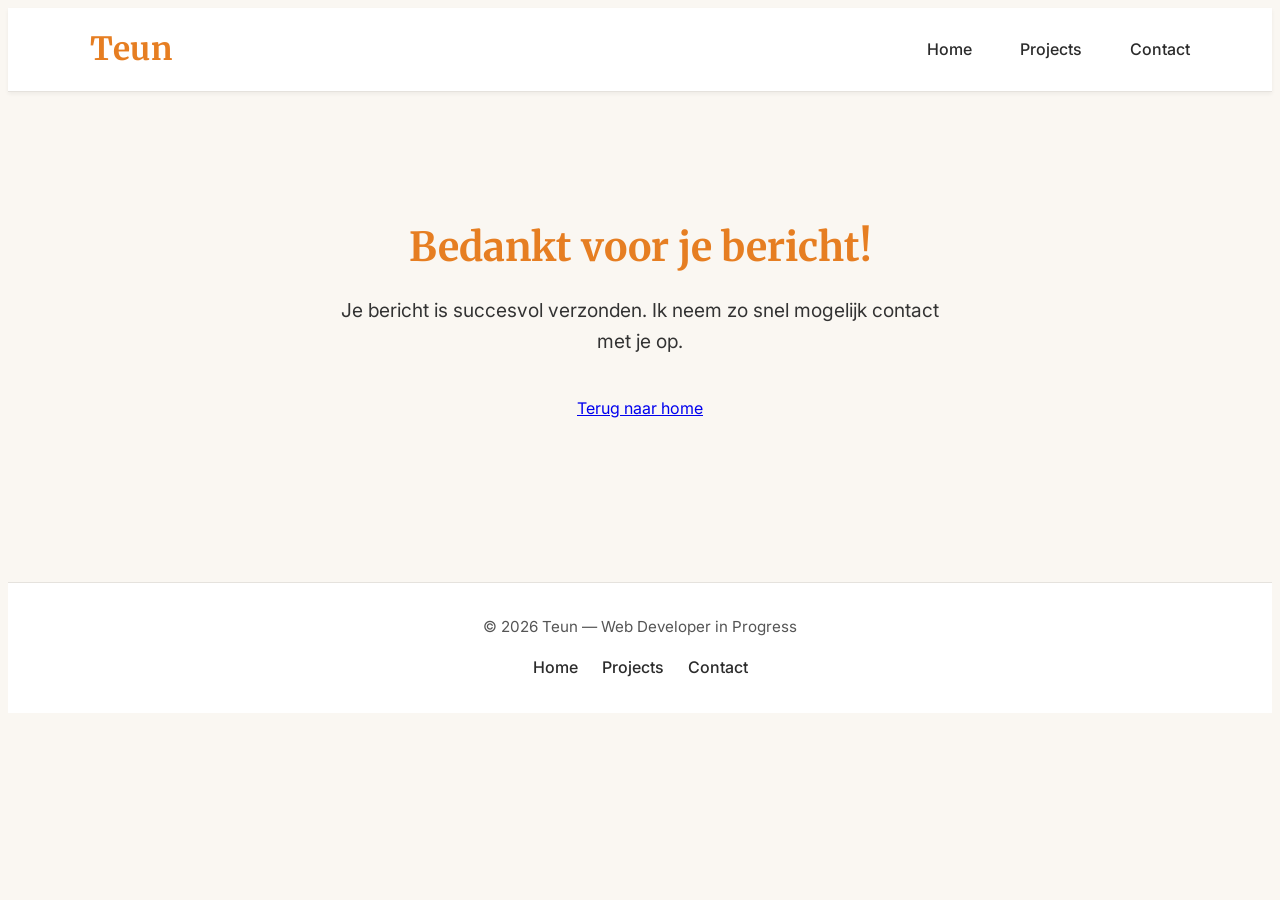
<file: bedankt.html>
<!DOCTYPE html>
<html lang="nl">
<head>
    <meta charset="UTF-8">
    <meta name="viewport" content="width=device-width, initial-scale=1.0">
    <title>Bedankt — Teun</title>
    <link rel="stylesheet" href="./css/style.css">
</head>

<body>

<header class="site-header">
    <div class="container nav-container">
        <div class="logo">Teun</div>

        <nav class="main-nav">
            <ul>
                <li><a href="index.html">Home</a></li>
                <li><a href="projects.html">Projects</a></li>
                <li><a href="contact.html">Contact</a></li>
            </ul>
        </nav>
    </div>
</header>

<main class="bedankt-page">
    <div class="container">
        <h1>Bedankt voor je bericht!</h1>
        <p class="bedankt-intro">
            Je bericht is succesvol verzonden.  
            Ik neem zo snel mogelijk contact met je op.
        </p>

        <a href="index.html" class="cta">Terug naar home</a>
    </div>
</main>

<footer class="site-footer">
    <div class="container footer-content">
        <p>© 2026 Teun — Web Developer in Progress</p>
        <nav class="footer-nav">
            <a href="index.html">Home</a>
            <a href="projects.html">Projects</a>
            <a href="contact.html">Contact</a>
        </nav>
    </div>
</footer>

</body>
</html>
</file>
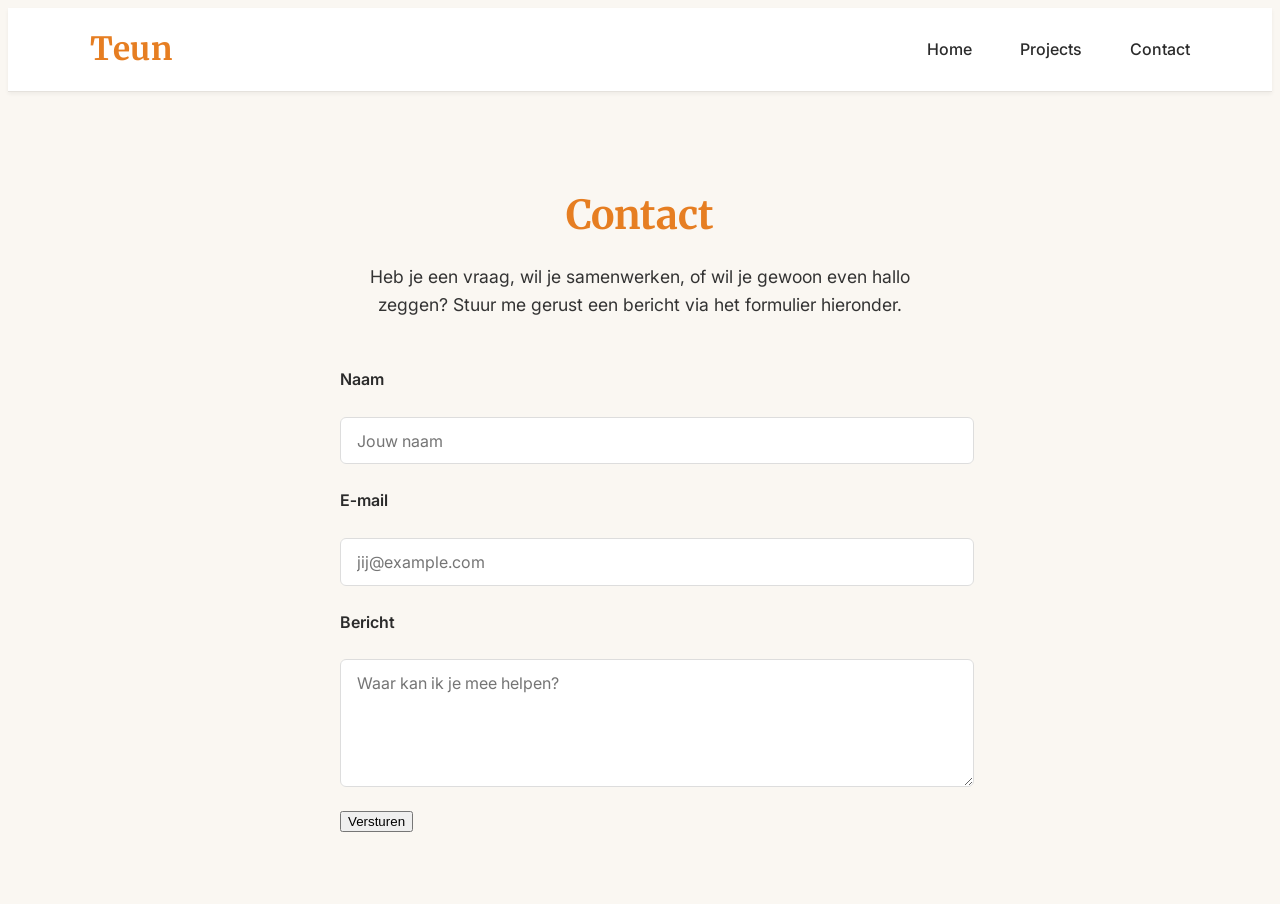
<file: contact.html>
<!DOCTYPE html>
<html lang="nl">
<head>
    <meta charset="UTF-8">
    <meta name="viewport" content="width=device-width, initial-scale=1.0">
    <title>Contact — Teun</title>
    <link rel="stylesheet" href="./css/style.css">
</head>

<body>

<header class="site-header">
    <div class="container nav-container">
        <div class="logo">Teun</div>

        <nav class="main-nav">
            <ul>
                <li><a href="index.html">Home</a></li>
                <li><a href="projects.html">Projects</a></li>
                <li><a href="contact.html">Contact</a></li>
            </ul>
        </nav>
    </div>
</header>

<main class="contact-page">
    <div class="container">

        <h1>Contact</h1>
        <p class="contact-intro">
            Heb je een vraag, wil je samenwerken, of wil je gewoon even hallo zeggen?  
            Stuur me gerust een bericht via het formulier hieronder.
        </p>

        <form class="contact-form" action="https://formsubmit.co/tlj.kersten@gmail.com" method="POST">

            <label for="name">Naam</label>
            <input type="text" id="name" name="name" placeholder="Jouw naam">

            <label for="email">E‑mail</label>
            <input type="email" id="email" name="email" placeholder="jij@example.com">

            <label for="message">Bericht</label>
            <textarea id="message" name="message" rows="5" placeholder="Waar kan ik je mee helpen?"></textarea>

            <button type="submit" class="cta">Versturen</button>
            <input type="hidden" name="_captcha" value="false">
<input type="hidden" name="_template" value="table">
<input type="hidden" name="_next" value="https://teun-kersten.github.io/portfolio/bedankt.html">


        </form>

    </div>
</main>

</body>
</html>
</file>
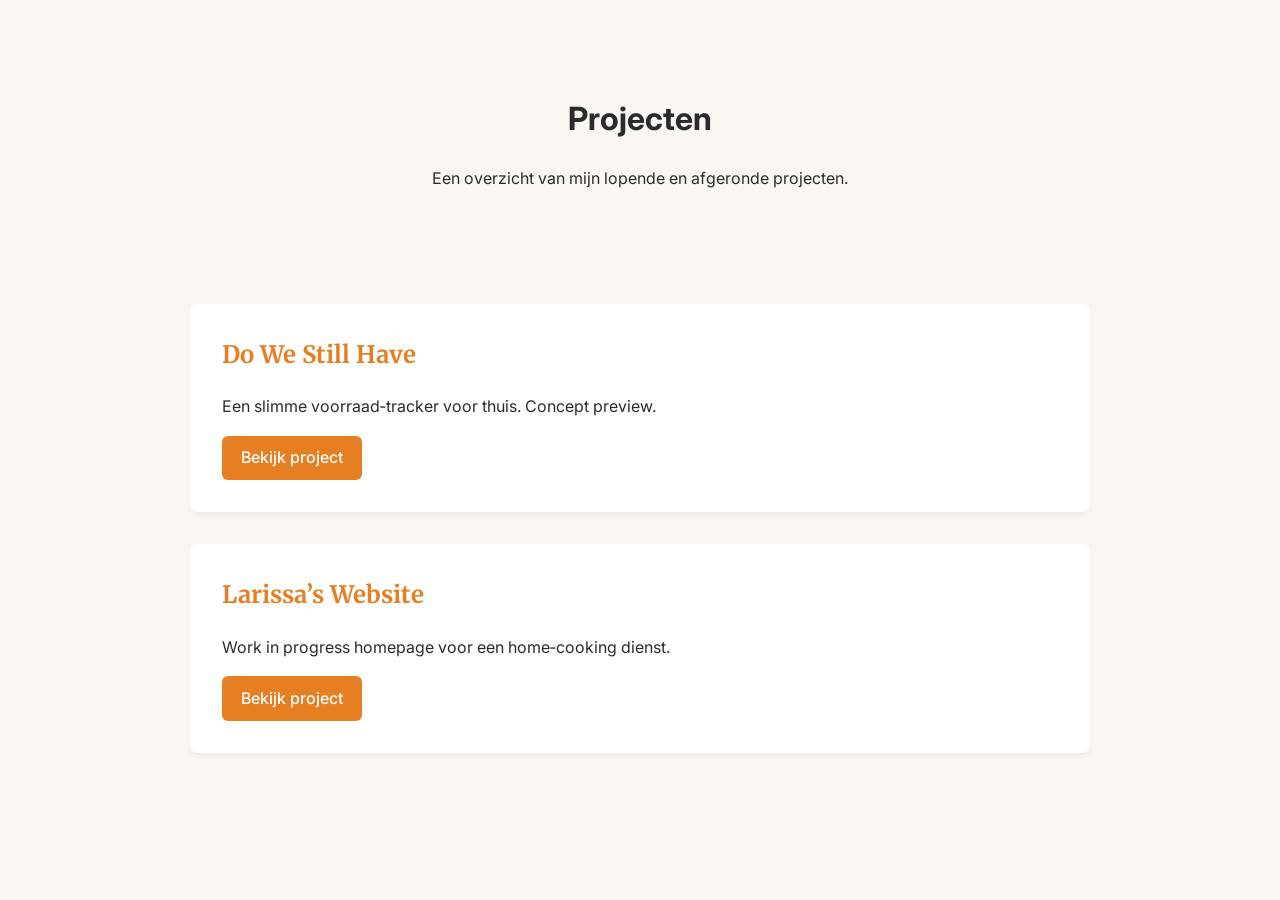
<file: projects.html>
<!DOCTYPE html>
<html lang="nl">
<head>
    <meta charset="UTF-8">
    <meta name="viewport" content="width=device-width, initial-scale=1.0">
    <title>Mijn Projecten</title>
    <link rel="stylesheet" href="./css/style.css">
</head>

<body>

<header class="projects-header">
    <h1>Projecten</h1>
    <p>Een overzicht van mijn lopende en afgeronde projecten.</p>
</header>

<main class="projects-list">

    <section class="project-card">
        <h2>Do We Still Have</h2>
        <p>Een slimme voorraad‑tracker voor thuis. Concept preview.</p>
        <a href="./projects/project2.html" class="cta">Bekijk project</a>
    </section>

    <section class="project-card">
        <h2>Larissa’s Website</h2>
        <p>Work in progress homepage voor een home‑cooking dienst.</p>
        <a href="file:///D:/Users/Gebruiker/Documents/projects/home_cooking/index" class="cta">Bekijk project</a>
    </section>

</main>

</body>
</html>
</file>
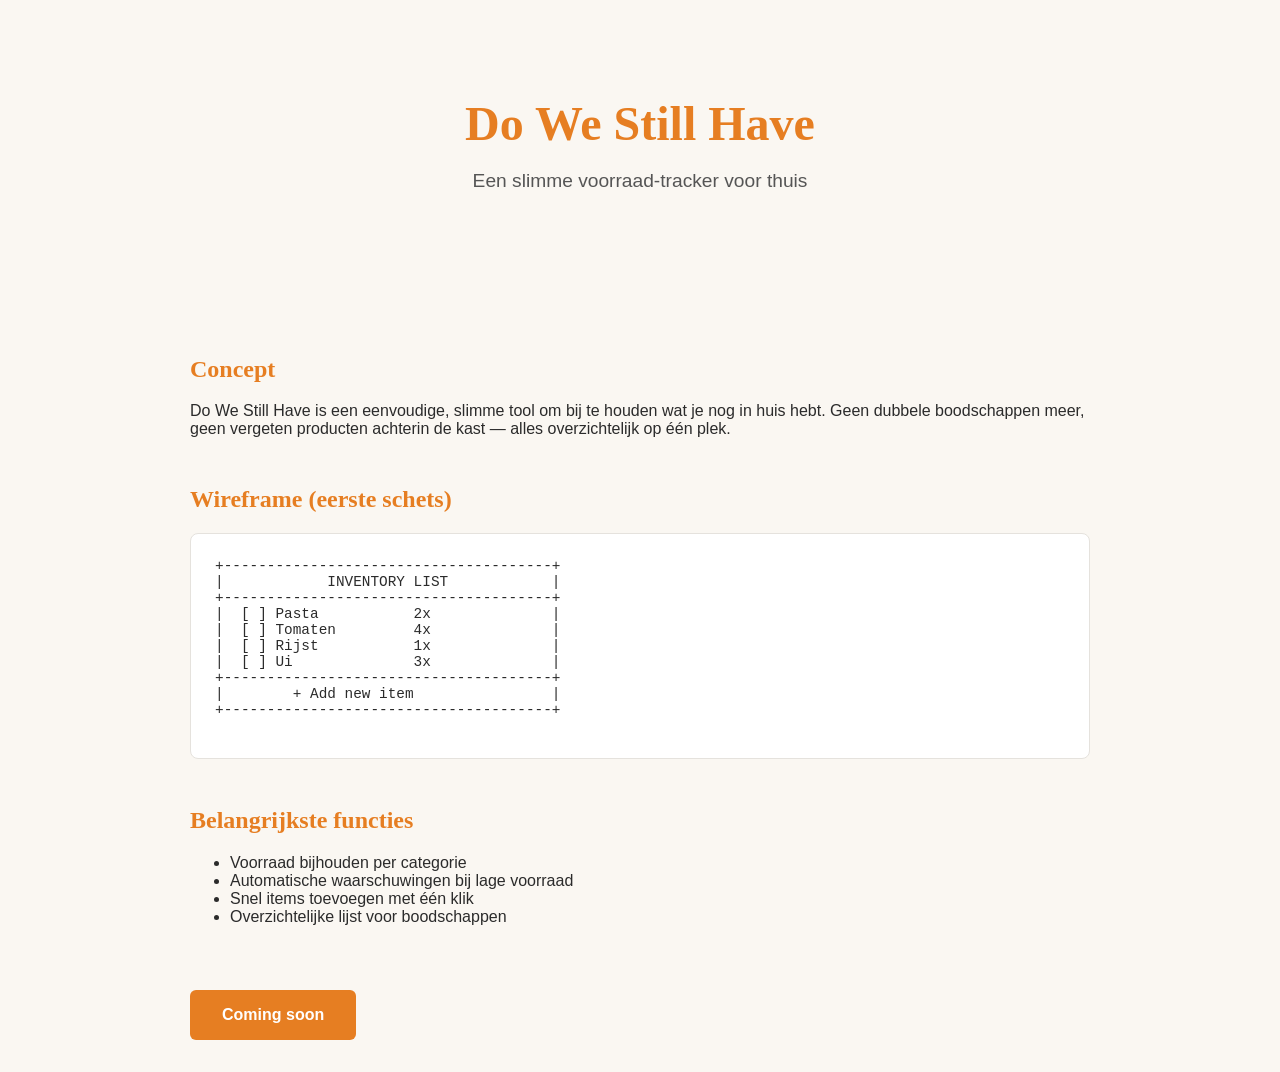
<file: projects/project2.html>
<!DOCTYPE html>
<html lang="nl">
<head>
    <meta charset="UTF-8">
    <meta name="viewport" content="width=device-width, initial-scale=1.0">
    <title>Do We Still Have — Concept Preview</title>
    <link rel="stylesheet" href="../css/projects.css">
</head>

<body>

    <header class="project-header">
        <h1>Do We Still Have</h1>
        <p class="tagline">Een slimme voorraad‑tracker voor thuis</p>
    </header>

    <main class="project-content">

        <section class="concept">
            <h2>Concept</h2>
            <p>Do We Still Have is een eenvoudige, slimme tool om bij te houden wat je nog in huis hebt. 
            Geen dubbele boodschappen meer, geen vergeten producten achterin de kast — alles overzichtelijk op één plek.</p>
        </section>

        <section class="wireframe">
            <h2>Wireframe (eerste schets)</h2>
            <pre>
+--------------------------------------+
|            INVENTORY LIST            |
+--------------------------------------+
|  [ ] Pasta           2x              |
|  [ ] Tomaten         4x              |
|  [ ] Rijst           1x              |
|  [ ] Ui              3x              |
+--------------------------------------+
|        + Add new item                |
+--------------------------------------+
            </pre>
        </section>

        <section class="features">
            <h2>Belangrijkste functies</h2>
            <ul>
                <li>Voorraad bijhouden per categorie</li>
                <li>Automatische waarschuwingen bij lage voorraad</li>
                <li>Snel items toevoegen met één klik</li>
                <li>Overzichtelijke lijst voor boodschappen</li>
            </ul>
        </section>

        <div class="coming-soon">Coming soon</div>

    </main>

</body>
</html>
</file>
<file: css/style.css>
/* -----------------
    BASIS
    ------------------ */

@import url('https://fonts.googleapis.com/css2?family=Inter:wght@300;400;500;600&family=Merriweather:wght@300;400;700&display=swap');

@keyframes fadeIn {
    to {
        opacity: 1;
    }
}

body {
    font-family: 'Inter', sans-serif;
    color: #2b2b2b;
    background-color: #faf7f2;
    line-height: 1.6;
    opacity: 0;
    animation: fadeIn 0.6s ease forwards;
}

.container {
    max-width: 1100px;
    margin: 0 auto;
    padding: 0 1.5rem;
}

/* -----------------
    HEADER & NAVIGATIE
    ------------------ */

.site-header {
    background-color: #fff;
    border-bottom: 1px solid #e5e2dd;
    padding: 1rem 0;
    box-shadow: 0 2px 4px rgba(0, 0, 0, 0.05);
}

.nav-container {
    display: flex;
    justify-content: space-between;
    align-items: center;
}

.logo {
    font-family: 'Merriweather', serif;
    font-size: 2rem;
    font-weight: 700;
    color: #e67e22;
    letter-spacing: 0.5px;
}

.main-nav ul {
    list-style: none;
    display: flex;
    gap: 2rem;
    margin: 0;
    padding: 0;
}

.main-nav a {
    text-decoration: none;
    color: #2b2b2b;
    font-weight: 500;
    transition: color 0.2s ease, transform 0.2s ease;
}

.main-nav a:hover {
    color: #d35400;
    transform: translateY(-2px);
}

.projects-header {
    text-align: center;
    padding: 4rem 1rem;
}

.projects-list {
    max-width: 900px;
    margin: 0 auto;
    padding: 2rem 1.5rem;
}

.project-card {
    background: #ffffff;
    padding: 2rem;
    border-radius: 8px;
    margin-bottom: 2rem;
    box-shadow: 0 2px 6px rgba(0,0,0,0.05);
}

.project-card h2 {
    margin-top: 0;
    color: #e67e22;
    font-family: 'Merriweather', serif;
}

.project-card p {
    margin: 1rem 0;
}

.project-card .cta {
    display: inline-block;
    background-color: #e67e22;
    color: white;
    padding: 0.6rem 1.2rem;
    border-radius: 6px;
    text-decoration: none;
    font-weight: 500;
}

.home-projects {
    padding: 4rem 0;
}

.home-projects h2 {
    text-align: center;
    font-family: 'Merriweather', serif;
    color: #e67e22;
    margin-bottom: 3rem;
}

.project-preview-grid {
    display: grid;
    grid-template-columns: repeat(auto-fit, minmax(260px, 1fr));
    gap: 2rem;
}

.project-card h3 {
    margin-top: 0;
    color: #e67e22;
    font-family: 'Merriweather', serif;
}

.project-card .cta.secondary {
    background-color: #ffffff;
    color: #e67e22;
    border: 2px solid #e67e22;
    padding: 0.6rem 1.2rem;
    border-radius: 6px;
    text-decoration: none;
    font-weight: 500;
}

.portfolio-hero {
    padding: 6rem 0;
    text-align: center;
    background-color: #faf7f2;
}

.portfolio-hero h1 {
    font-family: 'Merriweather', serif;
    font-size: 3rem;
    color: #e67e22;
    margin-bottom: 1rem;
}

.portfolio-hero p {
    font-size: 1.2rem;
    max-width: 600px;
    margin: 0 auto 2rem auto;
    color: #333;
}

.portfolio-hero .cta {
    display: inline-block;
    background-color: #e67e22;
    color: white;
    padding: 0.8rem 1.6rem;
    border-radius: 6px;
    text-decoration: none;
    font-weight: 500;
    transition: 0.2s ease;
}

.portfolio-hero .cta:hover {
    background-color: #d35400;
}

@media (min-width: 768px) {

    .portfolio-hero h1 {
        font-size: 3.5rem;
    }

    .portfolio-hero p {
        font-size: 1.3rem;
    }

    .project-preview-grid {
        grid-template-columns: repeat(2, 1fr);
    }

    .main-nav ul {
        gap: 3rem;
    }
}

@media (min-width: 1024px) {

    .portfolio-hero {
        padding: 8rem 0;
    }

    .portfolio-hero h1 {
        font-size: 4rem;
    }

    .home-projects {
        padding: 6rem 0;
    }
}

.contact-page {
    padding: 4rem 0;
}

.contact-page h1 {
    font-family: 'Merriweather', serif;
    font-size: 2.5rem;
    color: #e67e22;
    text-align: center;
    margin-bottom: 1rem;
}

.contact-intro {
    text-align: center;
    max-width: 600px;
    margin: 0 auto 3rem auto;
    color: #333;
    font-size: 1.1rem;
}

.contact-form {
    max-width: 600px;
    margin: 0 auto;
    display: flex;
    flex-direction: column;
    gap: 1.5rem;
}

.contact-form label {
    font-weight: 600;
}

.contact-form input,
.contact-form textarea {
    width: 100%;
    padding: 0.8rem 1rem;
    border: 1px solid #ddd;
    border-radius: 6px;
    font-size: 1rem;
    font-family: 'Inter', sans-serif;
}

.contact-form input:focus,
.contact-form textarea:focus {
    outline: none;
    border-color: #e67e22;
    box-shadow: 0 0 0 2px rgba(230, 126, 34, 0.2);
}

.contact-form button {
    align-self: flex-start;
}

.site-footer {
    background-color: #fff;
    border-top: 1px solid #e5e2dd;
    padding: 2rem 0;
    margin-top: 4rem;
}

.footer-content {
    display: flex;
    flex-direction: column;
    align-items: center;
    gap: 1rem;
    text-align: center;
}

.site-footer p {
    margin: 0;
    color: #555;
    font-size: 0.95rem;
}

.footer-nav {
    display: flex;
    gap: 1.5rem;
}

.footer-nav a {
    text-decoration: none;
    color: #2b2b2b;
    font-weight: 500;
    transition: color 0.2s ease;
}

.footer-nav a:hover {
    color: #d35400;
}

.bedankt-page {
    padding: 6rem 0;
    text-align: center;
}

.bedankt-page h1 {
    font-family: 'Merriweather', serif;
    font-size: 2.5rem;
    color: #e67e22;
    margin-bottom: 1rem;
}

.bedankt-intro {
    font-size: 1.2rem;
    max-width: 600px;
    margin: 0 auto 2.5rem auto;
    color: #333;
}
</file>
<file: css/projects.css>
body {
    font-family: 'Inter', sans-serif;
    background-color: #faf7f2;
    margin: 0;
    padding: 0;
    color: #2b2b2b;
}

.project-header {
    text-align: center;
    padding: 4rem 1rem;
}

.project-header h1 {
    font-family: 'Merriweather', serif;
    font-size: 3rem;
    color: #e67e22;
    margin-bottom: 0.5rem;
}

.tagline {
    font-size: 1.2rem;
    color: #555;
}

.project-content {
    max-width: 900px;
    margin: 0 auto;
    padding: 2rem 1.5rem;
}

h2 {
    font-family: 'Merriweather', serif;
    color: #e67e22;
    margin-top: 3rem;
}

pre {
    background-color: #fff;
    padding: 1.5rem;
    border-radius: 8px;
    font-size: 0.9rem;
    overflow-x: auto;
    border: 1px solid #e5e2dd;
}

.coming-soon {
    margin-top: 3rem;
    text-align: center;
    background-color: #e67e22;
    color: white;
    padding: 1rem 2rem;
    border-radius: 6px;
    font-weight: 600;
    display: inline-block;
}
</file>
